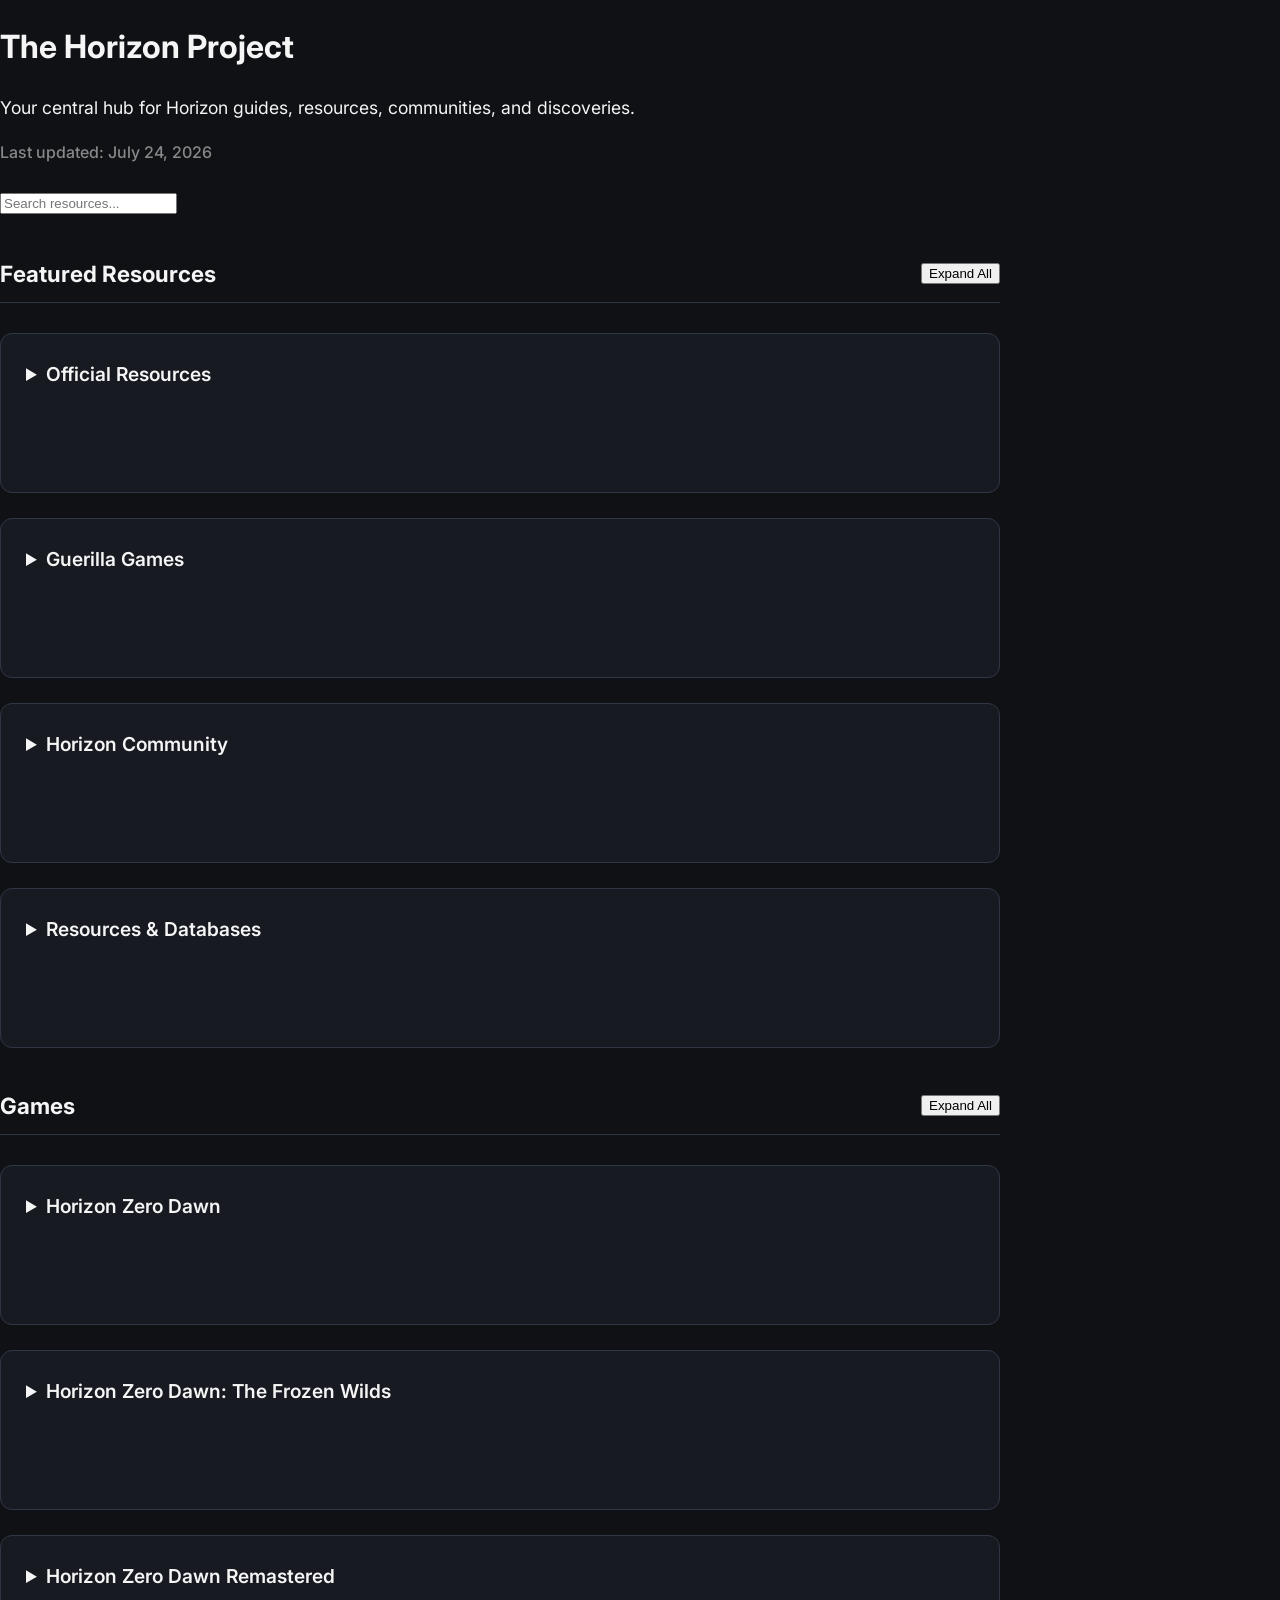
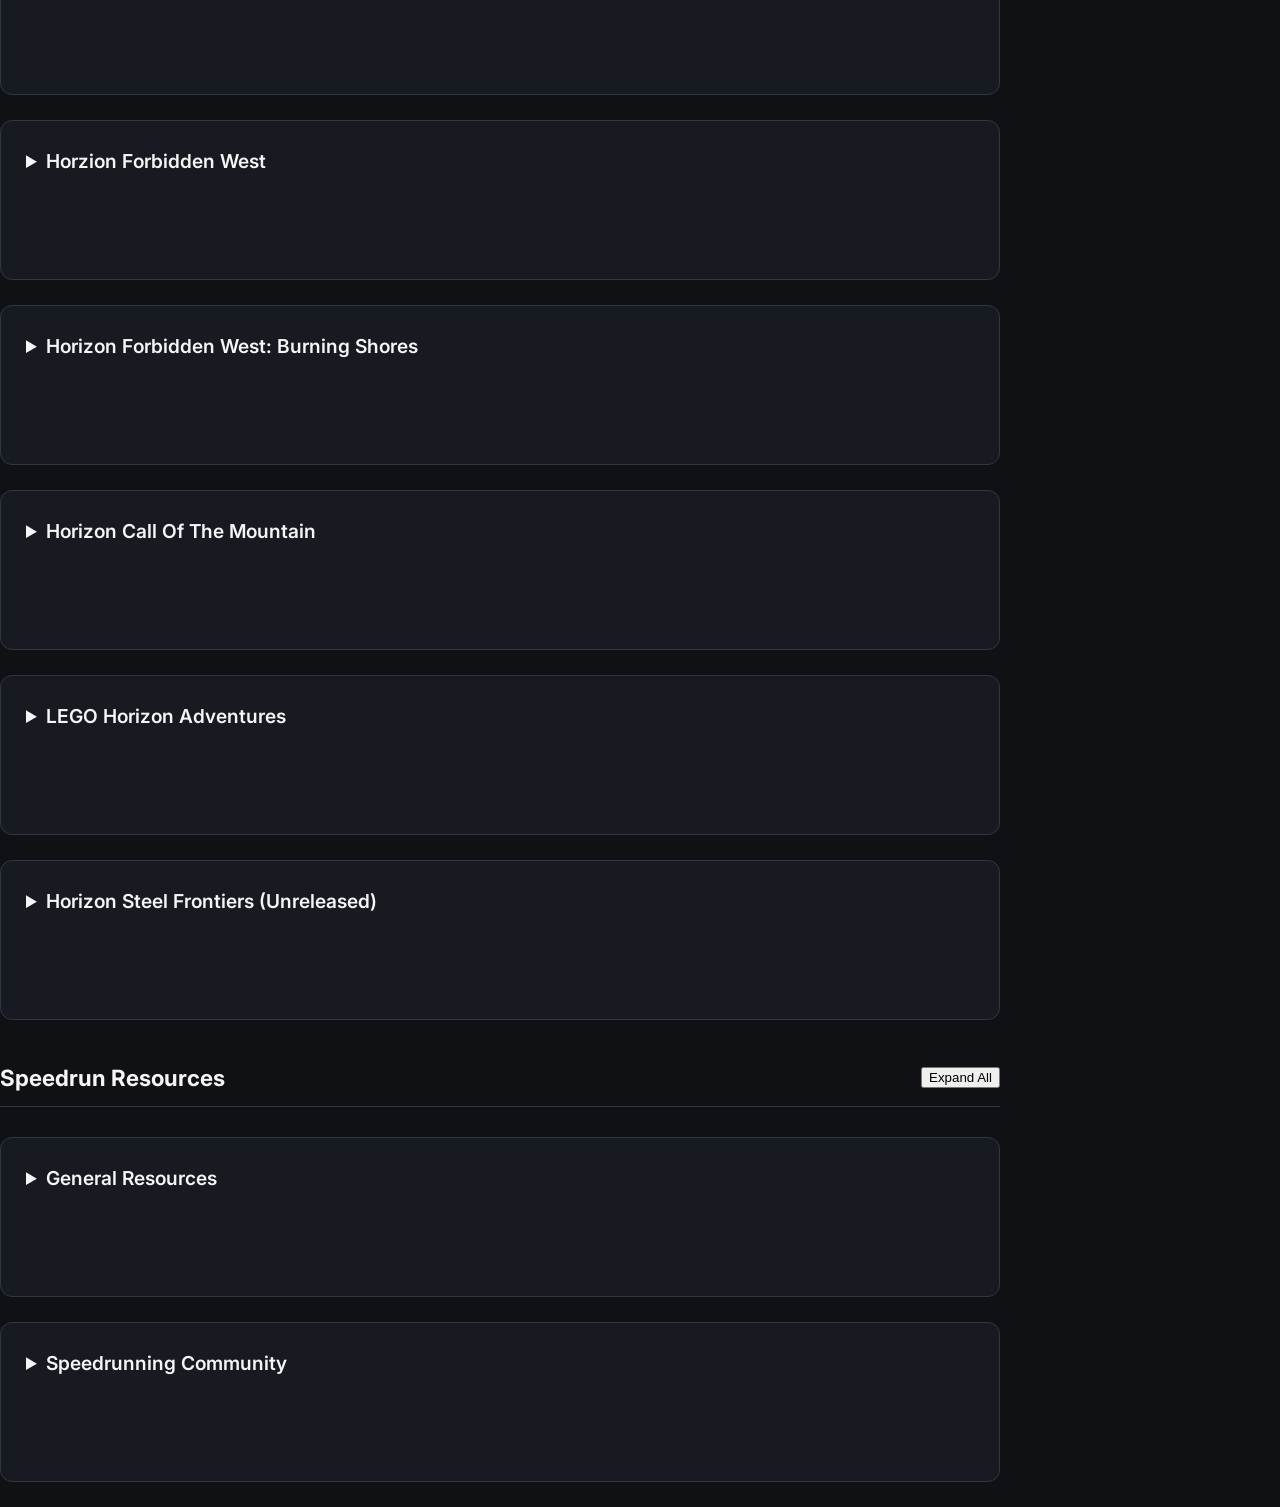
<file: index.html>
<!DOCTYPE html>
<html lang="en">

<head>
    <meta charset="UTF-8">
    <meta name="viewport" content="width=device-width, initial-scale=1.0">
    <meta name="description" content="A community-driven resource for all things Horizon.">
    <title>The Horizon Project</title>
    <link rel="stylesheet" href="css/style.css">
    
</head>

<body>

<h1>The Horizon Project</h1>

<p class="intro">
    Your central hub for Horizon guides, resources, communities, and discoveries.
</p>

<p class="updated">
    Last updated: July 24, 2026
</p>

<input type="text" id="search" placeholder="Search resources...">

<p id="no-results" style="display:none;">
    No results found.
</p>

<div id="featured"></div>

<div id="games"></div>

<div id="speedrun-resources"></div>

<script src="js/script.js"></script>

</body>
</html>
</file>
<file: css/style.css>
@import url('https://fonts.googleapis.com/css2?family=Inter:wght@400;500;600;700&family=Atkinson+Hyperlegible:wght@400;700&display=swap');

/* ========================================
   Design Tokens
======================================== */

:root {
    /* Layout */
    --content-width: 1200px;
    --section-width: 1000px;

    /* Colors */
    --background: #0f1115;
    --surface: #171a21;
    --border: #303744;

    --text: #f5f5f5;
    --text-muted: #888;
    --text-secondary: #c5c5c5;

    --accent: #4da3ff;
    --accent-hover: #79baff;
    --accent-subtle: rgba(77, 163, 255, 0.08);

    /* Spacing */
    --space-xs: 10px;
    --space-sm: 20px;
    --space-md: 30px;
    --space-lg: 40px;

    --card-padding: 25px;
    --list-padding: 12px 15px;

    /* Borders */
    --radius-small: 8px;
    --radius-medium: 12px;

    /* Effects */
    --transition: 0.2s ease;
    --hover-lift: translateY(-2px);
}

/* ========================================
   Reset & Base
======================================== */

* {
    box-sizing: border-box;
}

body {
    margin: 0;
    background: var(--background);
    color: var(--text);
    font-family: "Inter", sans-serif;
    line-height: 1.6;
}

p {
    font-size: 1.1rem;
}

/* ========================================
   Header & Navigation
======================================== */

header {
    display: flex;
    align-items: center;
    justify-content: center;
    gap: var(--space-lg);
    padding: var(--space-sm) var(--space-md);
    border-bottom: 1px solid var(--border);
}

header h1 a {
    color: var(--text);
    text-decoration: none;
}

nav {
    display: flex;
    align-items: center;
    justify-content: center;
    gap: var(--space-xs);
}

nav a {
    display: block;
    padding: var(--space-xs) 14px;
    border-radius: var(--radius-small);
    color: var(--text-secondary);
    transition:
        background var(--transition),
        color var(--transition);
}

nav a:hover {
    background: var(--accent-subtle);
    color: var(--text);
    text-decoration: none;
}

nav a.active {
    color: var(--accent);
    font-weight: 600;
}

/* ========================================
   Game Dropdown
======================================== */

.nav-category {
    position: relative;
}

.submenu {
    display: none;
    position: absolute;
    top: 100%;
    left: 0;
    z-index: 100;
    min-width: 250px;
    padding: var(--space-xs);
    background: var(--surface);
    border: 1px solid var(--border);
    border-radius: var(--radius-medium);
}

.submenu.open {
    display: flex;
    flex-direction: column;
}

.submenu a {
    padding: 8px 12px;
    color: #aaa;
}

.submenu a:hover {
    background: var(--background);
    color: var(--text);
}

/* ========================================
   Main Content
======================================== */

#content {
    width: 100%;
    max-width: var(--content-width);
    margin: 0 auto;
    padding: var(--space-lg);
}

/* ========================================
   Sections
======================================== */

.section-header {
    display: flex;
    align-items: center;
    justify-content: space-between;
    max-width: var(--section-width);
    margin: var(--space-lg) 0 var(--space-md);
    padding-bottom: var(--space-xs);
    border-bottom: 1px solid var(--border);
}

.section-header h2 {
    margin: 0;
    color: var(--text);
    font-size: 1.4rem;
}

.updated {
    margin: var(--space-xs) 0 25px;
    color: var(--text-muted);
    font-size: 1rem;
    font-weight: 500;
}

/* ========================================
   Resource Grid & Cards
======================================== */

.resource-grid {
    display: grid;
    grid-template-columns: repeat(2, minmax(0, 1fr));
    gap: var(--space-sm);
    max-width: var(--section-width);
    margin: var(--space-md) 0;
}

.resource-card,
.game-folder {
    min-width: 0;
    min-height: 160px;
    padding: var(--card-padding);
    background: var(--surface);
    border: 1px solid var(--border);
    border-radius: var(--radius-medium);
    transition:
        border-color var(--transition),
        transform var(--transition);
}

.resource-card:hover,
.game-folder:hover {
    border-color: var(--accent);
    transform: var(--hover-lift);
}

.resource-card h3,
.resource-card h4,
.game-folder h3 {
    color: var(--text);
}

.resource-card h3,
.game-folder h3 {
    margin-top: 0;
}

.resource-card img {
    max-width: 100%;
    height: auto;
    border-radius: var(--radius-small);
}

/* ========================================
   Game Folders
======================================== */

.game-folder {
    max-width: var(--section-width);
    margin: 25px 0;
}

.game-folder summary {
    color: var(--text);
    font-size: 1.2rem;
    font-weight: 600;
    cursor: pointer;
}

/* ========================================
   Lists
======================================== */

ul {
    margin: 15px 0;
    padding: 0;
    list-style: none;
}

li {
    display: flex;
    align-items: center;
    justify-content: space-between;
    gap: var(--space-xs);
    margin: var(--space-xs) 0;
    padding: var(--list-padding);
    border: 1px solid var(--border);
    border-radius: var(--radius-small);
    transition: border-color var(--transition);
}

li:hover {
    border-color: var(--accent);
}

/* ========================================
   Links
======================================== */

a {
    color: var(--accent);
    text-decoration: none;
}

a:hover {
    color: var(--accent-hover);
    text-decoration: underline;
}

/* ========================================
   Copy Buttons & Feedback
======================================== */

.copy-wrapper {
    position: relative;
    display: inline-flex;
    align-items: center;
    justify-content: center;
    flex-shrink: 0;
    width: 28px;
    height: 28px;
}

.copy-link {
    display: flex;
    align-items: center;
    justify-content: center;
    flex-shrink: 0;
    width: 28px;
    height: 28px;
    padding: 0;
    background: transparent;
    border: none;
    border-radius: var(--radius-small);
    cursor: pointer;
}

.copy-link img {
    display: block;
    width: 16px;
    height: 16px;
    border-radius: 0;
    filter: invert(1);
    opacity: 0.7;
    transition: opacity var(--transition);
}

.copy-link:hover img {
    opacity: 1;
}

.copy-message {
    display: none;
    position: absolute;
    inset: 0;
    align-items: center;
    justify-content: center;
    background: var(--surface);
    color: var(--accent);
    font-size: 0.7rem;
    font-weight: 600;
    line-height: 1;
    white-space: nowrap;
    pointer-events: none;
    z-index: 2;
}

.copy-message.show {
    display: flex;
}

.copy-link.copy-success img {
    visibility: hidden;
}

/* ========================================
   Accessibility
======================================== */

a:focus-visible,
button:focus-visible,
summary:focus-visible {
    outline: 2px solid var(--accent);
    outline-offset: 2px;
}

@media (prefers-reduced-motion: reduce) {
    *,
    *::before,
    *::after {
        scroll-behavior: auto !important;
        transition-duration: 0.01ms !important;
        animation-duration: 0.01ms !important;
        animation-iteration-count: 1 !important;
    }
}

/* ========================================
   Responsive Layout
======================================== */

@media (max-width: 768px) {
    header {
        flex-wrap: wrap;
        gap: var(--space-sm);
        padding: var(--space-sm);
    }

    #content {
        padding: var(--space-sm);
    }

    nav {
        flex-wrap: wrap;
    }

    .submenu {
        position: static;
        min-width: 0;
    }

    .resource-grid {
        grid-template-columns: minmax(0, 1fr);
    }

    .section-header {
        gap: var(--space-xs);
        flex-wrap: wrap;
    }

    .resource-card,
    .game-folder {
        padding: var(--space-sm);
    }
}
</file>
